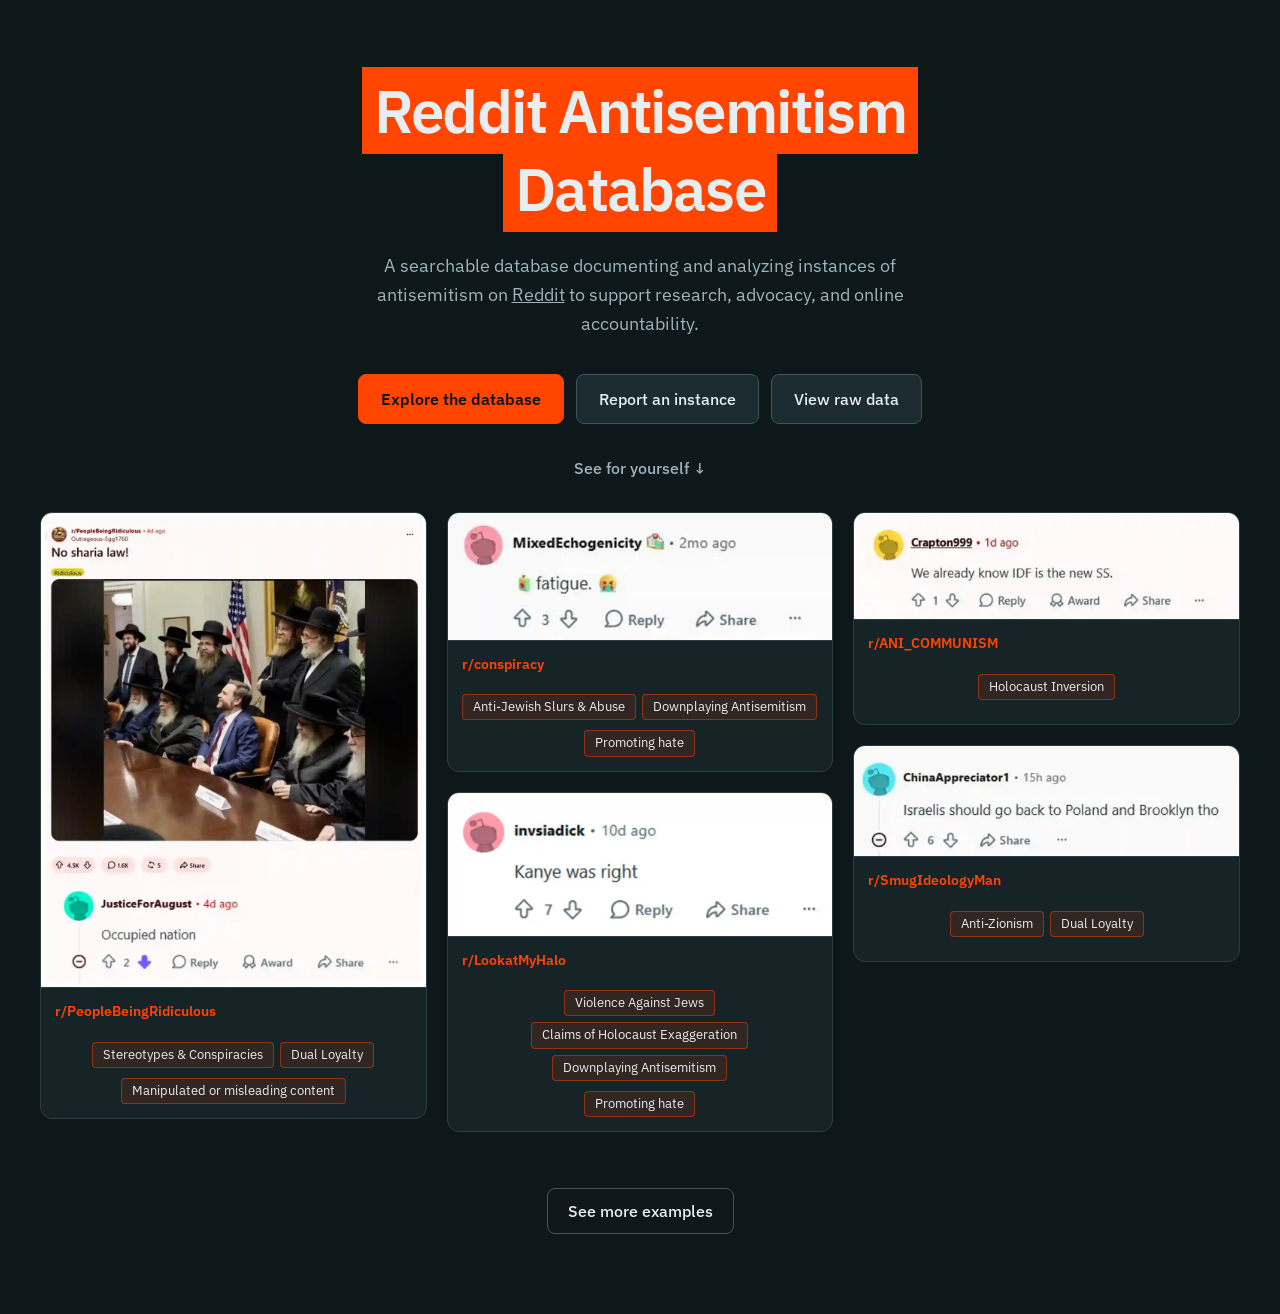
<file: index.html>
<!-- HTML of home page -->

<!doctype html>
<html lang="en">
	<head>
		<meta charset="UTF-8" />
		<meta name="viewport" content="width=device-width, initial-scale=1.0" />
		<title>RAD - Reddit Antisemitism Database</title>
		<link rel="icon" href="./favicon/favicon.ico" sizes="any" />
		<link
			rel="icon"
			type="image/png"
			sizes="32x32"
			href="./favicon/favicon-32x32.png"
		/>
		<link rel="apple-touch-icon" href="./favicon/apple-touch-icon.png" />
		<script type="module" crossorigin src="./assets/main-2EEWMQ73.js"></script>
		<link rel="modulepreload" crossorigin href="./assets/global-WxhnX7M5.js">
		<link rel="stylesheet" crossorigin href="./assets/global-TMD7122g.css">
		<link rel="stylesheet" crossorigin href="./assets/main-x5AdP_U8.css">
	</head>
	<body>
		<div class="header">
			<h1><span>Reddit Antisemitism Database</span></h1>
			<p class="description">
				A searchable database documenting and analyzing instances of
				antisemitism on <a href="https://www.reddit.com/">Reddit</a> to
				support research, advocacy, and online accountability.
			</p>
			<div class="action-buttons">
				<button id="explore-db" class="btn-primary">
					Explore the database
				</button>
				<button id="report-instance">Report an instance</button>
				<button id="view-source">View raw data</button>
			</div>
			<h3>See for yourself ↓</h3>
		</div>

		<div id="examples-container"></div>

		<div class="bottom-button">
			<button id="bottom-button">See more examples</button>
		</div>
	</body>
</html>
</file>
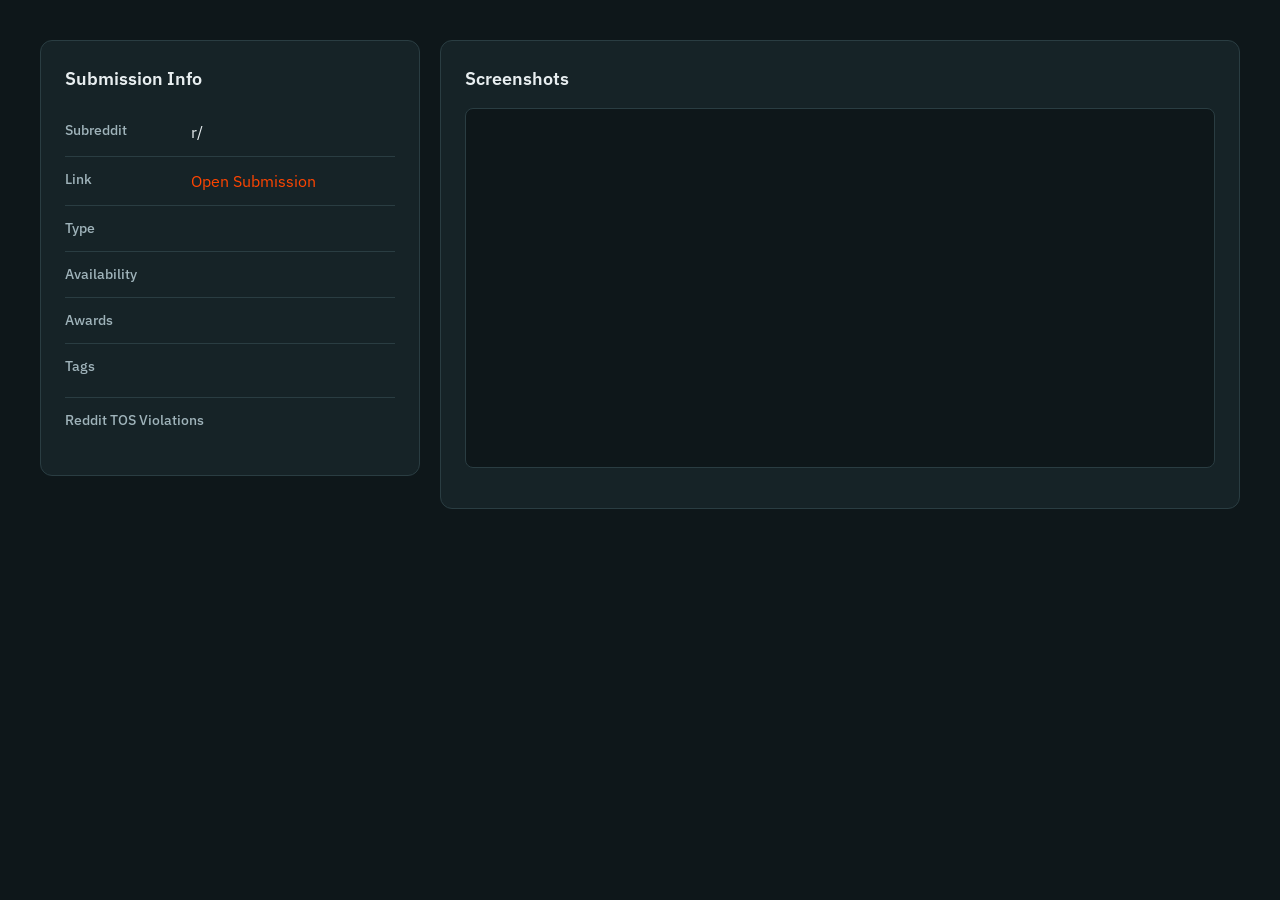
<file: instance/index.html>
<!-- HTML of instance page -->

<!doctype html>
<html lang="en">
	<head>
		<meta charset="UTF-8" />
		<meta name="viewport" content="width=device-width, initial-scale=1.0" />
		<title>RAD - Instance</title>
		<link rel="icon" href="../favicon/favicon.ico" sizes="any" />
		<link
			rel="icon"
			type="image/png"
			sizes="32x32"
			href="../favicon/favicon-32x32.png"
		/>
		<link rel="apple-touch-icon" href="../favicon/apple-touch-icon.png" />
		<script type="module" crossorigin src="../assets/instance-C8ccFTov.js"></script>
		<link rel="modulepreload" crossorigin href="../assets/global-WxhnX7M5.js">
		<link rel="stylesheet" crossorigin href="../assets/global-TMD7122g.css">
		<link rel="stylesheet" crossorigin href="../assets/instance-CHcdD1os.css">
	</head>
	<body>
		<main class="container">
			<section id="submission-card" class="card" aria-live="polite">
				<div id="submission-content" class="split-layout">
					<section class="left-panel">
						<h2 class="section-title">Submission Info</h2>
						<div class="meta-list">
							<div class="meta-row">
								<div class="meta-label">Subreddit</div>
								<div
									class="meta-value"
									id="meta-subreddit"
								></div>
							</div>
							<div class="meta-row">
								<div class="meta-label">Link</div>
								<div class="meta-value">
									<a
										id="meta-link"
										href="#"
										target="_blank"
										rel="noopener noreferrer"
										>Open Submission</a
									>
								</div>
							</div>
							<div class="meta-row">
								<div class="meta-label">Type</div>
								<div class="meta-value" id="meta-type"></div>
							</div>
							<div class="meta-row">
								<div class="meta-label">Availability</div>
								<div
									class="meta-value"
									id="meta-availability"
								></div>
							</div>
							<div class="meta-row">
								<div class="meta-label">Awards</div>
								<div class="meta-value" id="meta-awards"></div>
							</div>
							<div class="meta-row stacked">
								<div class="meta-label">Tags</div>
								<div class="meta-value" id="meta-tags"></div>
							</div>
							<div class="meta-row stacked">
								<div class="meta-label">
									Reddit TOS Violations
								</div>
								<div class="meta-value" id="meta-tos"></div>
							</div>
						</div>
					</section>
					<section class="right-panel">
						<h2 class="section-title">Screenshots</h2>
						<div id="screenshots-container"></div>
						<div id="screenshot-nav" class="screenshot-nav"></div>
					</section>
				</div>
			</section>
		</main>
	</body>
</html>
</file>
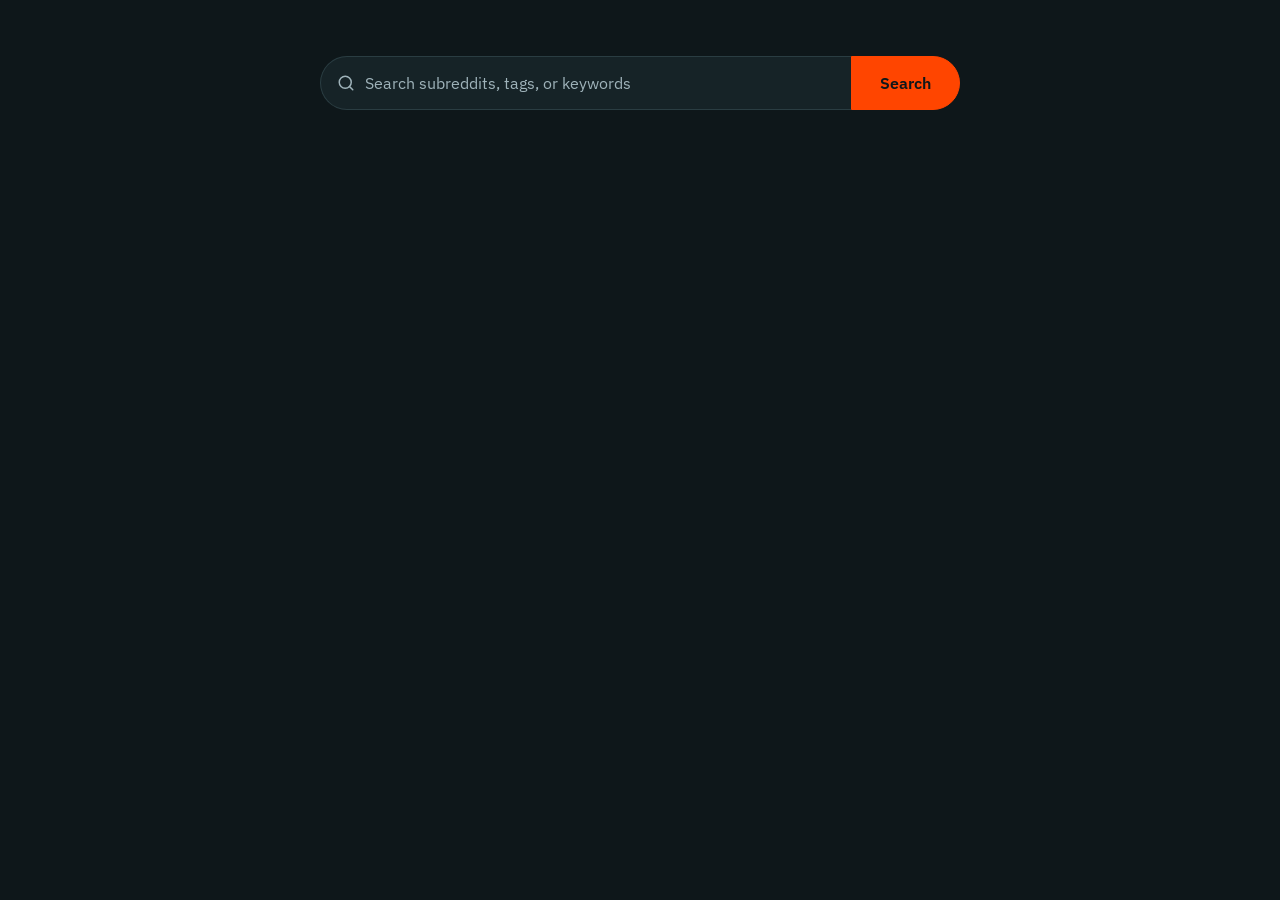
<file: search/index.html>
<!-- HTML of search page -->

<!doctype html>
<html lang="en">
	<head>
		<meta charset="UTF-8" />
		<meta name="viewport" content="width=device-width, initial-scale=1.0" />
		<title>RAD - Search</title>
		<link rel="icon" href="../favicon/favicon.ico" sizes="any" />
		<link
			rel="icon"
			type="image/png"
			sizes="32x32"
			href="../favicon/favicon-32x32.png"
		/>
		<link rel="apple-touch-icon" href="../favicon/apple-touch-icon.png" />
		<script type="module" crossorigin src="../assets/search-BMdfB0Zw.js"></script>
		<link rel="modulepreload" crossorigin href="../assets/global-WxhnX7M5.js">
		<link rel="stylesheet" crossorigin href="../assets/global-TMD7122g.css">
		<link rel="stylesheet" crossorigin href="../assets/search-BISqFD6r.css">
	</head>
	<body>
		<div class="search-bar">
			<input
				type="text"
				placeholder="Search subreddits, tags, or keywords"
				aria-label="Search"
			/>
			<button class="btn-primary">Search</button>
		</div>
		<span></span>
		<div class="container"></div>

		<div id="grid"></div>
	</body>
</html>
</file>
<file: assets/global-TMD7122g.css>
@import "https://fonts.googleapis.com/css2?family=IBM+Plex+Sans:wght@400;500;600&display=swap";:root{--bg-base:#0e171a;--bg-elevated:#162327;--bg-elevated-2:#1c2b30;--border:#2a3d42;--border-strong:#3d565d;--text-primary:#e8eef0;--text-secondary:#9fb3ba;--accent:#ff4500;--accent-hover:#ff6a33;--accent-soft:#ff45001f;--accent-border:#ff450073;--font:"IBM Plex Sans", system-ui, -apple-system, "Segoe UI", sans-serif;--radius-sm:4px;--radius-md:8px;--radius-lg:12px;--page-max:1280px;--page-pad:clamp(16px, 4vw, 40px);--ease:.15s ease}*,:before,:after{box-sizing:border-box;margin:0;padding:0}html{--lightningcss-light: ;--lightningcss-dark:initial;color-scheme:dark}body{background:var(--bg-base);min-height:100vh;color:var(--text-primary);font-family:var(--font);-webkit-font-smoothing:antialiased;line-height:1.5}a{color:inherit}:focus-visible{outline:2px solid var(--accent);outline-offset:2px}@media (prefers-reduced-motion:reduce){*,:before,:after{transition:none!important}}button,input{font:inherit}button{border:1px solid var(--border-strong);border-radius:var(--radius-md);background:var(--bg-elevated-2);color:var(--text-primary);cursor:pointer;transition:background-color var(--ease), border-color var(--ease);padding:10px 20px;font-weight:500}button:hover{background:var(--bg-elevated);border-color:var(--text-secondary)}button.btn-primary{background:var(--accent);border-color:var(--accent);color:var(--bg-base);font-weight:600}button.btn-primary:hover{background:var(--accent-hover);border-color:var(--accent-hover)}.bottom-button{justify-content:center;margin-top:56px;display:flex}.bottom-button button{background:0 0}.bottom-button button:hover{background:var(--bg-elevated-2)}.meta>span,.tag,.tos-tag{border:1px solid var(--accent-border);border-radius:var(--radius-sm);background:var(--accent-soft);color:var(--text-primary);padding:3px 10px;font-size:.8125rem;line-height:1.4;display:inline-block}#examples-container,div.container{columns:300px 3;column-gap:20px}.result-card{break-inside:avoid;width:100%;color:inherit;background:var(--bg-elevated);border:1px solid var(--border);border-radius:var(--radius-lg);transition:border-color var(--ease);flex-direction:column;margin-bottom:20px;text-decoration:none;display:flex;overflow:hidden}.result-card:hover{border-color:var(--accent)}.result-card.loading{display:none}.result-card>.card-image>img{width:100%;height:auto;display:block}.result-card>.card-info{border-top:1px solid var(--border);flex-direction:column;gap:10px;padding:12px 14px 14px;display:flex}.card-info .subreddit{color:var(--accent);overflow-wrap:anywhere;justify-self:center;font-size:.9rem;font-weight:600}.card-info .meta{flex-wrap:wrap;justify-content:center;gap:6px;padding-top:10px;display:flex}
</file>
<file: assets/main-x5AdP_U8.css>
body{padding:0 var(--page-pad) 80px}.header{text-align:center;max-width:760px;margin:0 auto;padding:72px 0 32px}.header h1 span{-webkit-user-select:none;user-select:none;letter-spacing:-.03em;background-color:var(--accent);-webkit-box-decoration-break:clone;box-decoration-break:clone;padding:4px 12px;font-size:clamp(2.25rem,6vw,3.75rem);font-weight:600;line-height:1.3}.header .description{max-width:56ch;color:var(--text-secondary);margin:24px auto 36px;font-size:1.125rem;line-height:1.6}.header .action-buttons{flex-wrap:wrap;justify-content:center;gap:12px;display:flex}.header .action-buttons button{padding:12px 22px}.header h3{color:var(--text-secondary);margin-top:32px;font-size:1rem;font-weight:500}#examples-container{max-width:var(--page-max);margin:0 auto}
</file>
<file: assets/instance-CHcdD1os.css>
body{padding:var(--page-pad)}.container{max-width:var(--page-max);margin:0 auto}.split-layout{grid-template-columns:minmax(300px,380px) 1fr;align-items:start;gap:20px;display:grid}.left-panel,.right-panel{background:var(--bg-elevated);border:1px solid var(--border);border-radius:var(--radius-lg);padding:24px}.left-panel{position:sticky;top:24px}.section-title{margin-bottom:16px;font-size:1.125rem;font-weight:600}.meta-row{border-bottom:1px solid var(--border);grid-template-columns:110px 1fr;gap:16px;padding:12px 0;display:grid}.meta-row:last-child{border-bottom:0}.meta-row.stacked{grid-template-columns:1fr;gap:8px}.meta-label{color:var(--text-secondary);font-size:.875rem;font-weight:500}.meta-value{overflow-wrap:anywhere}.meta-value a{color:var(--accent);text-decoration:none}.meta-value a:hover{color:var(--accent-hover);text-decoration:underline}#meta-subreddit:before{content:"r/"}#meta-tags,#meta-tos{flex-wrap:wrap;gap:8px;display:flex}#screenshots-container{background:var(--bg-base);border:1px solid var(--border);border-radius:var(--radius-md);justify-content:center;align-items:center;min-height:360px;display:flex;overflow:hidden}#screenshots-container img{object-fit:contain;max-width:100%;max-height:70vh;display:block}.screenshot-nav{justify-content:center;align-items:center;gap:16px;margin-top:16px;display:flex}.screenshot-nav button{padding:6px 16px;font-size:.875rem}.screenshot-nav span{color:var(--text-secondary);font-variant-numeric:tabular-nums;font-size:.875rem}@media (width<=900px){.split-layout{grid-template-columns:1fr}.left-panel{position:static}}
</file>
<file: assets/search-BISqFD6r.css>
body{max-width:var(--page-max);padding:56px var(--page-pad) 80px;flex-direction:column;align-items:center;margin:0 auto;display:flex}.search-bar{width:100%;max-width:640px;margin-bottom:10px;display:flex}.search-bar input{border:1px solid var(--border);background:var(--bg-elevated) url("data:image/svg+xml,%3Csvg xmlns='http://www.w3.org/2000/svg' width='18' height='18' viewBox='0 0 24 24' fill='none' stroke='%239fb3ba' stroke-width='2' stroke-linecap='round' stroke-linejoin='round'%3E%3Ccircle cx='11' cy='11' r='8'/%3E%3Cline x1='21' y1='21' x2='16.65' y2='16.65'/%3E%3C/svg%3E") no-repeat 16px center;min-width:0;color:var(--text-primary);border-right:0;border-radius:999px 0 0 999px;flex:1;padding:14px 18px 14px 44px;font-size:1rem}.search-bar input::placeholder{color:var(--text-secondary)}.search-bar input:focus-visible{z-index:1;border-color:var(--accent);box-shadow:0 0 0 3px var(--accent-soft);outline:none;position:relative}.search-bar button{border-radius:0 999px 999px 0;padding:0 28px}body>span{width:100%;max-width:640px;color:var(--text-secondary);margin-bottom:32px;font-size:.875rem}body>span:empty{visibility:hidden}div.container,.bottom-button{align-self:stretch}
</file>
